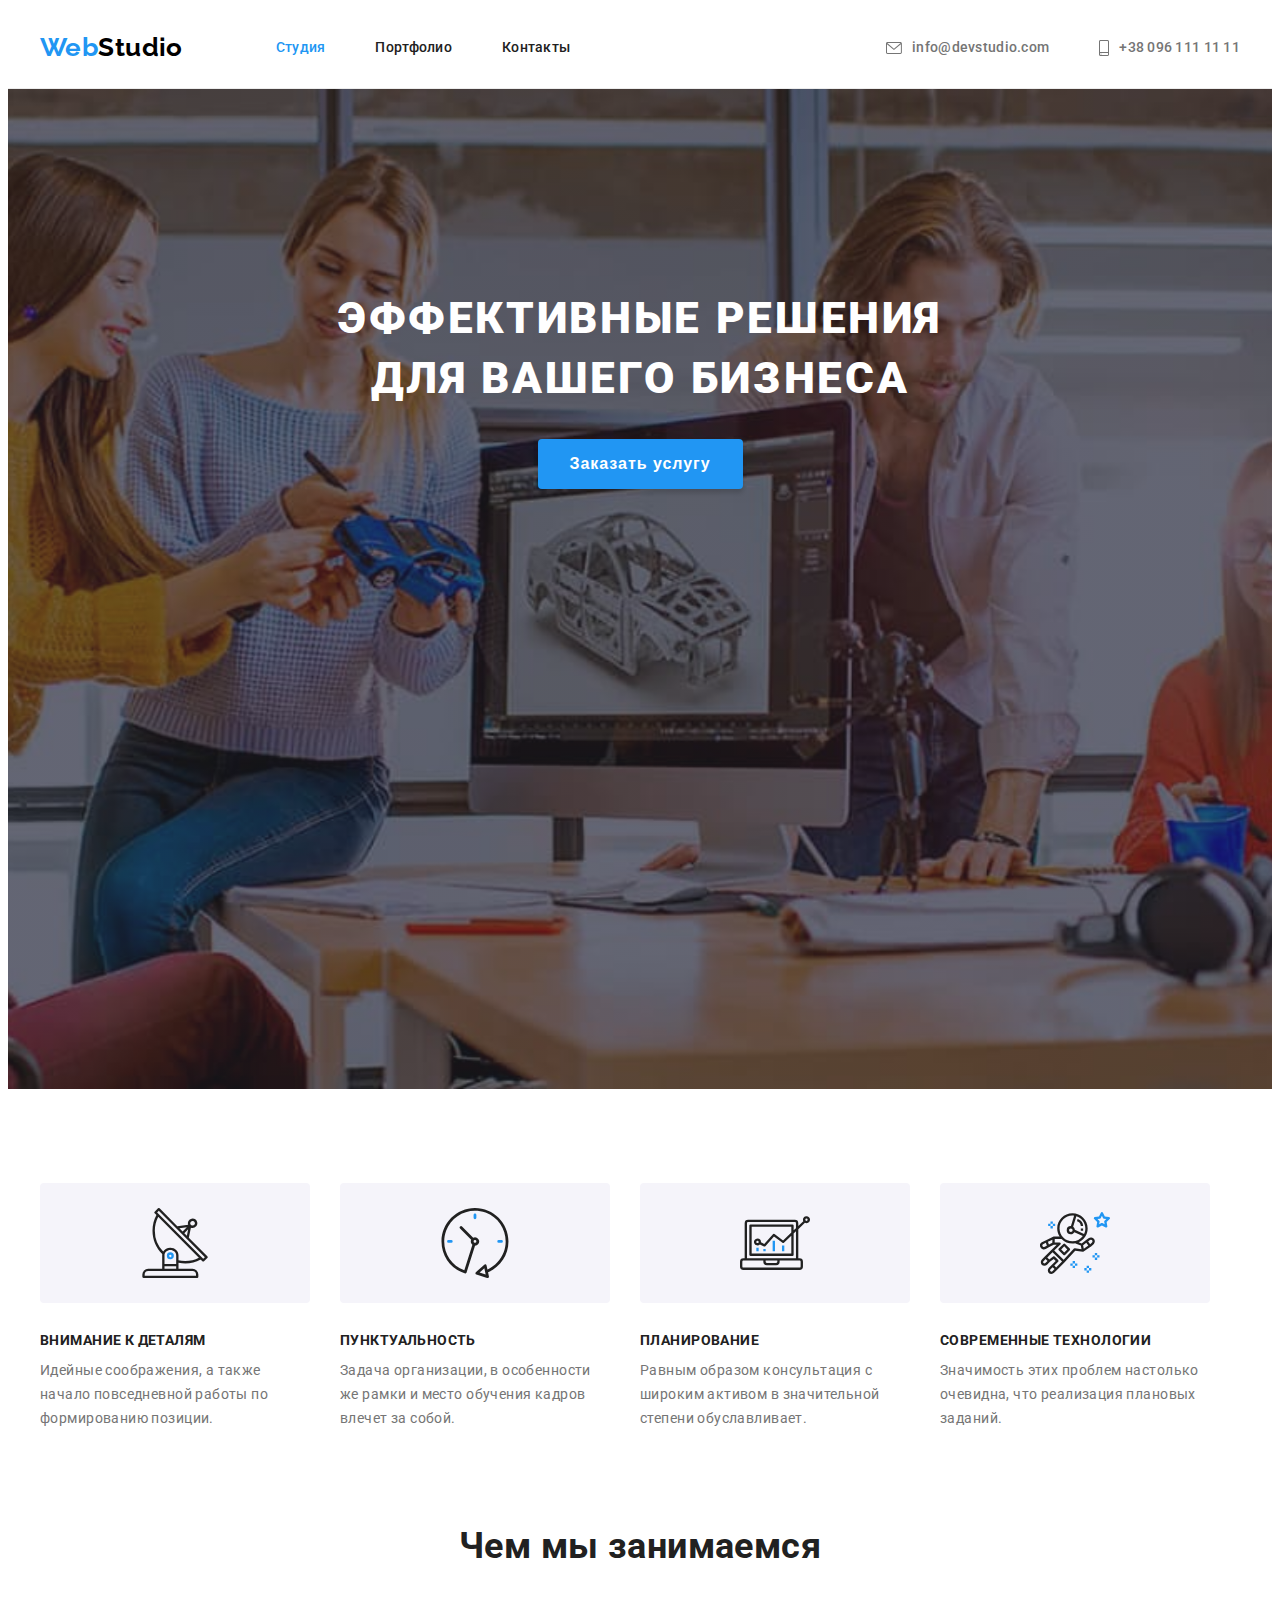
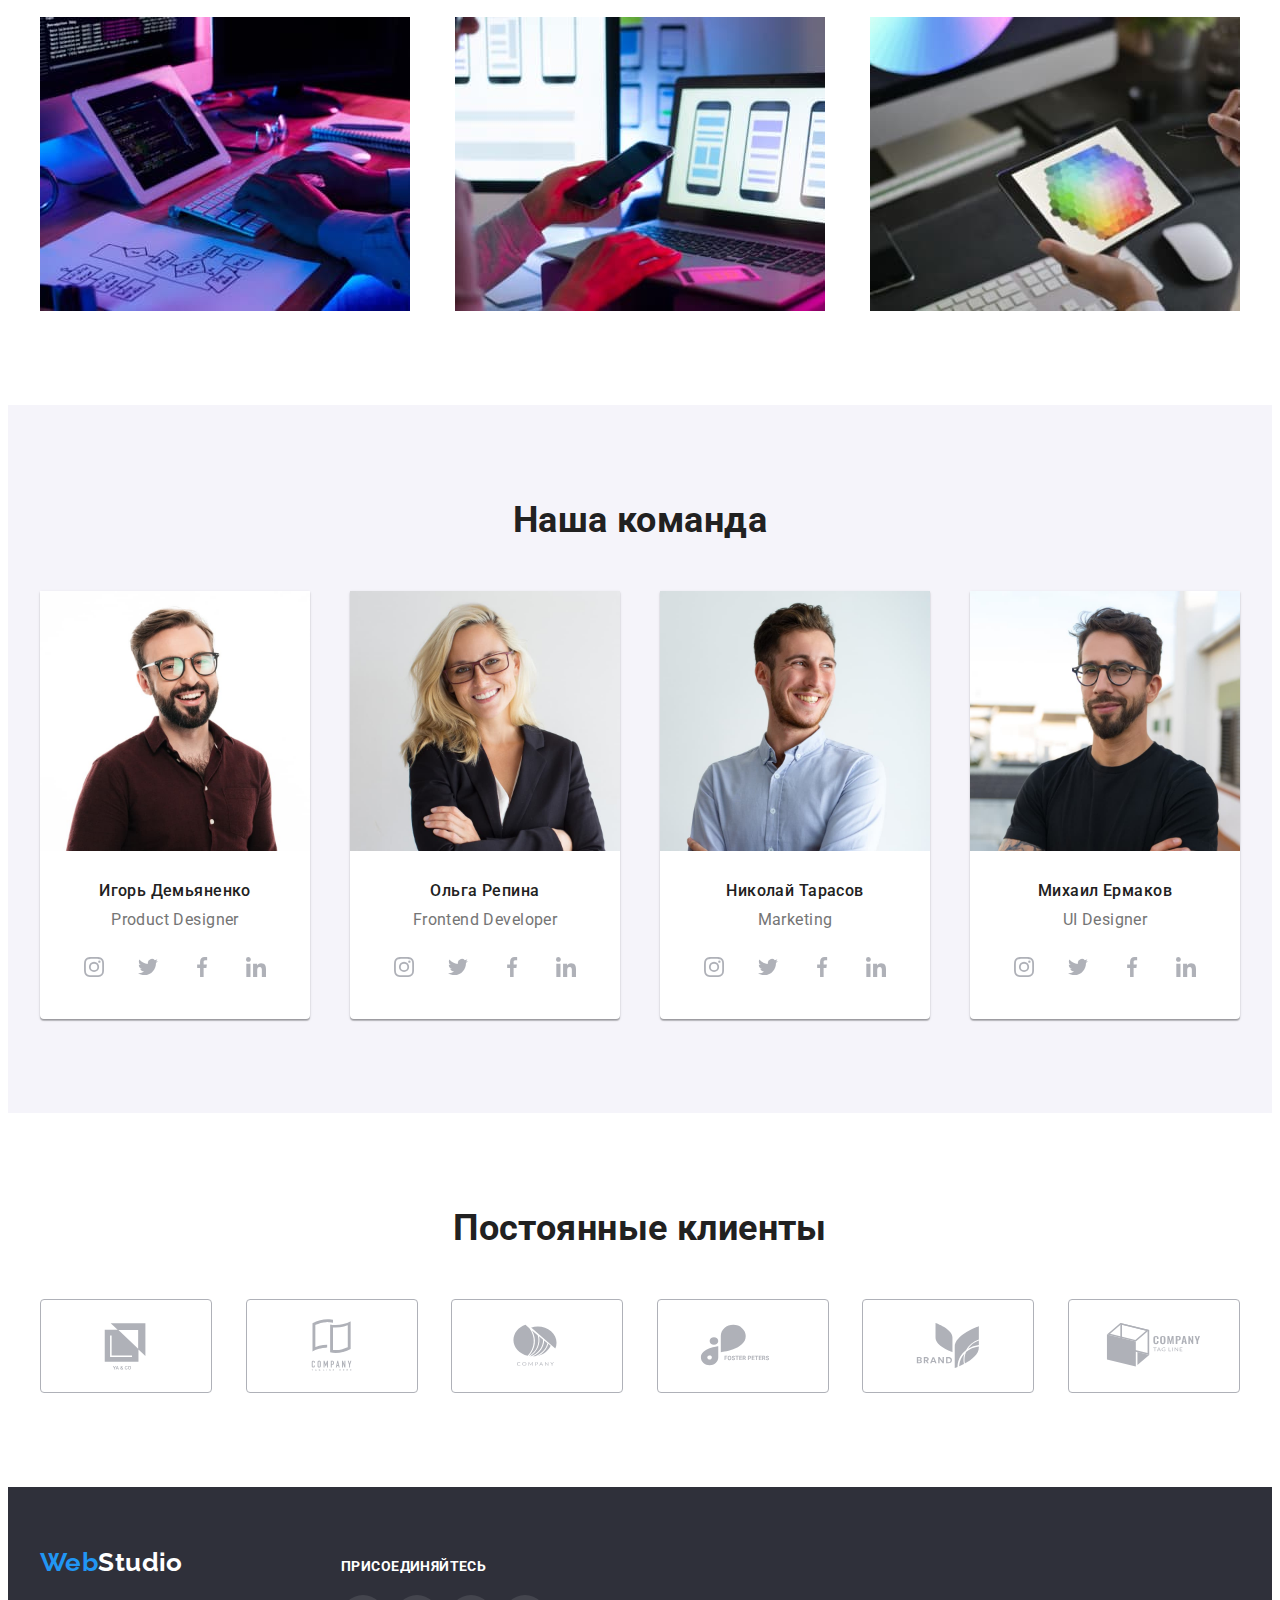
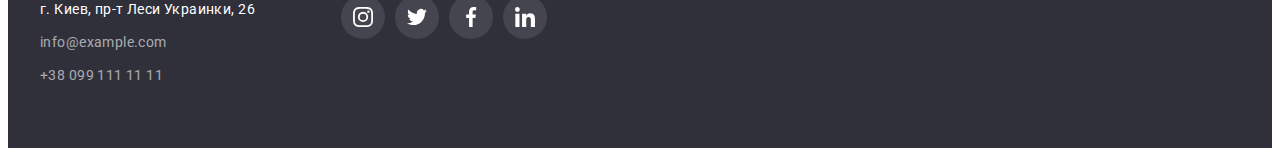
<file: index.html>
<!DOCTYPE html>
<html lang="ru">
  <head>
    <meta charset="UTF-8" />
    <meta http-equiv="X-UA-Compatible" content="IE=edge" />
    <meta name="viewport" content="width=device-width, initial-scale=1.0" />
    <title>Web Studio (Version 2.1)</title>
    <link
      rel="stylesheet"
      href="https://cdnjs.cloudflare.com/ajax/libs/modern-normalize/1.1.0/modern-normalize.min.css"
      integrity="sha512-wpPYUAdjBVSE4KJnH1VR1HeZfpl1ub8YT/NKx4PuQ5NmX2tKuGu6U/JRp5y+Y8XG2tV+wKQpNHVUX03MfMFn9Q=="
      crossorigin="anonymous"
      referrerpolicy="no-referrer"
    />
    <link
      href="https://fonts.googleapis.com/css2?family=Raleway:wght@700&family=Roboto:wght@400;500;700;900&display=swap"
      rel="stylesheet"
    />
    <link rel="stylesheet" href="./css/styles.css" />
  </head>
  <body>
    <!-- шапка -->
    <header class="header">
      <div class="container">
        <nav class="nav">
          <a class="header-logo" href="./index.html"
            ><span class="logo-accent">Web</span>Studio</a
          >
          <ul class="main-nav">
            <li class="main-nav-li">
              <a class="nav-li current" href="./index.html">Студия</a>
            </li>
            <li class="main-nav-li">
              <a class="nav-li" href="./portfolio.html">Портфолио</a>
            </li>
            <li class="main-nav-li"><a class="nav-li" href="#">Контакты</a></li>
          </ul>
        </nav>
        <ul class="header-contacts">
          <li class="header-contacts-li">
            <a class="contacts-links" href="mailto:info@devstudio.com">
              <svg class="header-icon" width="16px" height="12px">
                <use href="./images/sprite.svg#icon-mailto"></use></svg
              >info@devstudio.com</a
            >
          </li>
          <li class="header-contacts-li">
            <a class="contacts-links" href="tel:+380961111111">
              <svg class="header-icon" width="10px" height="16px">
                <use href="./images/sprite.svg#icon-tel"></use></svg
              >+38 096 111 11 11</a
            >
          </li>
        </ul>
      </div>
    </header>
    <!-- main -->
    <main>
      <!-- герой -->
      <section class="section hero">
        <div class="container">
          <h1 class="hero-title">Эффективные решения для вашего бизнеса</h1>
          <button class="hero-btn" type="button">Заказать услугу</button>
        </div>
      </section>
      <!-- преимущества -->
      <section class="section benefits">
        <div class="container">
          <h2 class="visually-hidden">Наши преимущества</h2>
          <ul class="benefits-ul">
            <li class="benefits-li">
              <div class="benefits-li-div">
                <svg class="benefits-icon" width="70px" height="70px">
                  <use href="./images/sprite.svg#icon-antenna"></use>
                </svg>
              </div>
              <h3 class="benefits-title">Внимание к деталям</h3>
              <p class="benefits-descr">
                Идейные соображения, а также начало повседневной работы по
                формированию позиции.
              </p>
            </li>
            <li class="benefits-li">
              <div class="benefits-li-div">
                <svg class="benefits-icon" width="70px" height="70px">
                  <use href="./images/sprite.svg#icon-clock"></use>
                </svg>
              </div>
              <h3 class="benefits-title">Пунктуальность</h3>
              <p class="benefits-descr">
                Задача организации, в особенности же рамки и место обучения
                кадров влечет за собой.
              </p>
            </li>
            <li class="benefits-li">
              <div class="benefits-li-div">
                <svg class="benefits-icon" width="70px" height="70px">
                  <use href="./images/sprite.svg#icon-diagram"></use>
                </svg>
              </div>

              <h3 class="benefits-title">Планирование</h3>
              <p class="benefits-descr">
                Равным образом консультация с широким активом в значительной
                степени обуславливает.
              </p>
            </li>
            <li class="benefits-li">
              <div class="benefits-li-div">
                <svg class="benefits-icon" width="70px" height="70px">
                  <use href="./images/sprite.svg#icon-astronaut"></use>
                </svg>
              </div>
              <h3 class="benefits-title">Современные технологии</h3>
              <p class="benefits-descr">
                Значимость этих проблем настолько очевидна, что реализация
                плановых заданий.
              </p>
            </li>
          </ul>
        </div>
      </section>
      <!-- чем мы занимаемся -->
      <section class="section activities">
        <div class="container">
          <h2 class="activities-title">Чем мы занимаемся</h2>
          <ul class="activities-ul">
            <li class="activities-li">
              <img
                class="pic"
                src="./images/box1.jpg"
                alt="Реализация алгоритма на компьютере"
                width="370"
                height="294"
              />
            </li>
            <li class="activities-li">
              <img
                class="pic"
                src="./images/box2.jpg"
                alt="Создание мобильного приложения"
                width="370"
                height="294"
              />
            </li>
            <li class="activities-li">
              <img
                class="pic"
                src="./images/box3.jpg"
                alt="Создание дизайна"
                width="370"
                height="294"
              />
            </li>
          </ul>
        </div>
      </section>
      <!-- команда -->
      <section class="section team">
        <div class="container">
          <h2 class="team-title">Наша команда</h2>
          <ul class="team-ul">
            <li class="team-item">
              <img
                class="pic"
                src="./images/img1.jpg"
                alt="Фото Игоря Демьяненко"
                width="270"
                height="260"
              />
              <div class="team-card">
                <h3 class="team-name">Игорь Демьяненко</h3>
                <p class="job-title">Product Designer</p>
                <ul class="socials">
                  <li class="team-socials-item">
                    <a class="social-link" href="#">
                      <div class="ellipse">
                        <svg
                          class="team-icon"
                          width="20px"
                          height="20px"
                          aria-label="Instagram"
                        >
                          <use href="./images/sprite.svg#icon-insta"></use>
                        </svg>
                      </div>
                    </a>
                  </li>
                  <li class="team-socials-item">
                    <a class="social-link" href="#">
                      <div class="ellipse">
                        <svg
                          class="team-icon"
                          width="20px"
                          height="20px"
                          aria-label="Twitter"
                        >
                          <use href="./images/sprite.svg#icon-twitter"></use>
                        </svg>
                      </div>
                    </a>
                  </li>
                  <li class="team-socials-item">
                    <a class="social-link" href="#">
                      <div class="ellipse">
                        <svg
                          class="team-icon"
                          width="20px"
                          height="20px"
                          aria-label="Facebook"
                        >
                          <use href="./images/sprite.svg#icon-facebook"></use>
                        </svg>
                      </div>
                    </a>
                  </li>
                  <li class="team-socials-item">
                    <a class="social-link" href="#">
                      <div class="ellipse">
                        <svg
                          class="team-icon"
                          width="20px"
                          height="20px"
                          aria-label="LinkedIn"
                        >
                          <use href="./images/sprite.svg#icon-linkedin"></use>
                        </svg>
                      </div>
                    </a>
                  </li>
                </ul>
              </div>
            </li>
            <li class="team-item">
              <img
                class="pic"
                src="./images/img2.jpg"
                alt="Фото Ольги Репиной"
                width="270"
                height="260"
              />
              <div class="team-card">
                <h3 class="team-name">Ольга Репина</h3>
                <p class="job-title">Frontend Developer</p>
                <ul class="socials">
                  <li class="team-socials-item">
                    <a class="social-link" href="#">
                      <div class="ellipse">
                        <svg
                          class="team-icon"
                          width="20px"
                          height="20px"
                          aria-label="Instagram"
                        >
                          <use href="./images/sprite.svg#icon-insta"></use>
                        </svg>
                      </div>
                    </a>
                  </li>
                  <li class="team-socials-item">
                    <a class="social-link" href="#">
                      <div class="ellipse">
                        <svg
                          class="team-icon"
                          width="20px"
                          height="20px"
                          aria-label="Twitter"
                        >
                          <use href="./images/sprite.svg#icon-twitter"></use>
                        </svg>
                      </div>
                    </a>
                  </li>
                  <li class="team-socials-item">
                    <a class="social-link" href="#">
                      <div class="ellipse">
                        <svg
                          class="team-icon"
                          width="20px"
                          height="20px"
                          aria-label="Facebook"
                        >
                          <use href="./images/sprite.svg#icon-facebook"></use>
                        </svg>
                      </div>
                    </a>
                  </li>
                  <li class="team-socials-item">
                    <a class="social-link" href="#">
                      <div class="ellipse">
                        <svg
                          class="team-icon"
                          width="20px"
                          height="20px"
                          aria-label="LinkedIn"
                        >
                          <use href="./images/sprite.svg#icon-linkedin"></use>
                        </svg>
                      </div>
                    </a>
                  </li>
                </ul>
              </div>
            </li>
            <li class="team-item">
              <img
                class="pic"
                src="./images/img3.jpg"
                alt="Фото Николая Тарасова"
                width="270"
                height="260"
              />
              <div class="team-card">
                <h3 class="team-name">Николай Тарасов</h3>
                <p class="job-title">Marketing</p>
                <ul class="socials">
                  <li class="team-socials-item">
                    <a class="social-link" href="#">
                      <div class="ellipse">
                        <svg
                          class="team-icon"
                          width="20px"
                          height="20px"
                          aria-label="Instagram"
                        >
                          <use href="./images/sprite.svg#icon-insta"></use>
                        </svg>
                      </div>
                    </a>
                  </li>
                  <li class="team-socials-item">
                    <a class="social-link" href="#">
                      <div class="ellipse">
                        <svg
                          class="team-icon"
                          width="20px"
                          height="20px"
                          aria-label="Twitter"
                        >
                          <use href="./images/sprite.svg#icon-twitter"></use>
                        </svg>
                      </div>
                    </a>
                  </li>
                  <li class="team-socials-item">
                    <a class="social-link" href="#">
                      <div class="ellipse">
                        <svg
                          class="team-icon"
                          width="20px"
                          height="20px"
                          aria-label="Facebook"
                        >
                          <use href="./images/sprite.svg#icon-facebook"></use>
                        </svg>
                      </div>
                    </a>
                  </li>
                  <li class="team-socials-item">
                    <a class="social-link" href="#">
                      <div class="ellipse">
                        <svg
                          class="team-icon"
                          width="20px"
                          height="20px"
                          aria-label="LinkedIn"
                        >
                          <use href="./images/sprite.svg#icon-linkedin"></use>
                        </svg>
                      </div>
                    </a>
                  </li>
                </ul>
              </div>
            </li>
            <li class="team-item">
              <img
                class="pic"
                src="./images/img4.jpg"
                alt="Фото Михаила Ермакова"
                width="270"
                height="260"
              />
              <div class="team-card">
                <h3 class="team-name">Михаил Ермаков</h3>
                <p class="job-title">UI Designer</p>
                <ul class="socials">
                  <li class="team-socials-item">
                    <a class="social-link" href="#">
                      <div class="ellipse">
                        <svg
                          class="team-icon"
                          width="20px"
                          height="20px"
                          aria-label="Instagram"
                        >
                          <use href="./images/sprite.svg#icon-insta"></use>
                        </svg>
                      </div>
                    </a>
                  </li>
                  <li class="team-socials-item">
                    <a class="social-link" href="#">
                      <div class="ellipse">
                        <svg
                          class="team-icon"
                          width="20px"
                          height="20px"
                          aria-label="Twitter"
                        >
                          <use href="./images/sprite.svg#icon-twitter"></use>
                        </svg>
                      </div>
                    </a>
                  </li>
                  <li class="team-socials-item">
                    <a class="social-link" href="#">
                      <div class="ellipse">
                        <svg
                          class="team-icon"
                          width="20px"
                          height="20px"
                          aria-label="Facebook"
                        >
                          <use href="./images/sprite.svg#icon-facebook"></use>
                        </svg>
                      </div>
                    </a>
                  </li>
                  <li class="team-socials-item">
                    <a class="social-link" href="#">
                      <div class="ellipse">
                        <svg
                          class="team-icon"
                          width="20px"
                          height="20px"
                          aria-label="LinkedIn"
                        >
                          <use href="./images/sprite.svg#icon-linkedin"></use>
                        </svg>
                      </div>
                    </a>
                  </li>
                </ul>
              </div>
            </li>
          </ul>
        </div>
      </section>
      <!-- клиенты -->
      <section class="section clients">
        <div class="container">
          <h2 class="clients-title">Постоянные клиенты</h2>
          <ul class="clients-list">
            <li class="clients-item">
              <a class="clients-link" href="#">
                <div class="rectangle">
                  <svg
                    class="clients-icon"
                    width="106px"
                    height="60px"
                    aria-label="Компания 1"
                  >
                    <use href="./images/sprite.svg#icon-company1"></use>
                  </svg>
                </div>
              </a>
            </li>
            <li class="clients-item">
              <a class="clients-link" href="#">
                <div class="rectangle">
                  <svg
                    class="clients-icon"
                    width="106px"
                    height="60px"
                    aria-label="Компания 2"
                  >
                    <use href="./images/sprite.svg#icon-company2"></use>
                  </svg>
                </div>
              </a>
            </li>
            <li class="clients-item">
              <a class="clients-link" href="#">
                <div class="rectangle">
                  <svg
                    class="clients-icon"
                    width="106px"
                    height="60px"
                    aria-label="Компания 3"
                  >
                    <use href="./images/sprite.svg#icon-company3"></use>
                  </svg>
                </div>
              </a>
            </li>
            <li class="clients-item">
              <a class="clients-link" href="#">
                <div class="rectangle">
                  <svg
                    class="clients-icon"
                    width="106px"
                    height="60px"
                    aria-label="Компания 4"
                  >
                    <use href="./images/sprite.svg#icon-company4"></use>
                  </svg>
                </div>
              </a>
            </li>
            <li class="clients-item">
              <a class="clients-link" href="#">
                <div class="rectangle">
                  <svg
                    class="clients-icon"
                    width="106px"
                    height="60px"
                    aria-label="Компания 5"
                  >
                    <use href="./images/sprite.svg#icon-company5"></use>
                  </svg>
                </div>
              </a>
            </li>
            <li class="clients-item">
              <a class="clients-link" href="#">
                <div class="rectangle">
                  <svg
                    class="clients-icon"
                    width="106px"
                    height="60px"
                    aria-label="Компания 6"
                  >
                    <use href="./images/sprite.svg#icon-company6"></use>
                  </svg>
                </div>
              </a>
            </li>
          </ul>
        </div>
      </section>
    </main>
    <!-- подвал -->
    <footer class="footer">
      <div class="container">
        <div class="footer-left">
          <a class="footer-logo" href="./index.html"
            ><span class="logo-accent">Web</span>Studio</a
          >
          <address class="footer-adress">
            <ul>
              <li class="adress-item">г. Киев, пр-т Леси Украинки, 26</li>
              <li class="adress-item">
                <a class="footer-contacts" href="mailto:info@example.com"
                  >info@example.com</a
                >
              </li>
              <li class="adress-item">
                <a class="footer-contacts" href="tel:+380991111111"
                  >+38 099 111 11 11</a
                >
              </li>
            </ul>
          </address>
        </div>
        <div class="footer-right">
          <p class="appeal">Присоединяйтесь</p>
          <ul class="socials">
            <li class="footer-social-item">
              <a class="social-link" href="#">
                <div class="ellipse">
                  <svg
                    class="team-icon"
                    width="20px"
                    height="20px"
                    aria-label="Instagram"
                  >
                    <use href="./images/sprite.svg#icon-insta"></use>
                  </svg>
                </div>
              </a>
            </li>
            <li class="footer-social-item">
              <a class="social-link" href="#">
                <div class="ellipse">
                  <svg
                    class="team-icon"
                    width="20px"
                    height="20px"
                    aria-label="Twitter"
                  >
                    <use href="./images/sprite.svg#icon-twitter"></use>
                  </svg>
                </div>
              </a>
            </li>

            <li class="footer-social-item">
              <a class="social-link" href="#">
                <div class="ellipse">
                  <svg
                    class="team-icon"
                    width="20px"
                    height="20px"
                    aria-label="Facebook"
                  >
                    <use href="./images/sprite.svg#icon-facebook"></use>
                  </svg>
                </div>
              </a>
            </li>

            <li class="footer-social-item">
              <a class="social-link" href="#">
                <div class="ellipse">
                  <svg
                    class="team-icon"
                    width="20px"
                    height="20px"
                    aria-label="LinkedIn"
                  >
                    <use href="./images/sprite.svg#icon-linkedin"></use>
                  </svg>
                </div>
              </a>
            </li>
          </ul>
        </div>
      </div>
    </footer>
  </body>
</html>
</file>
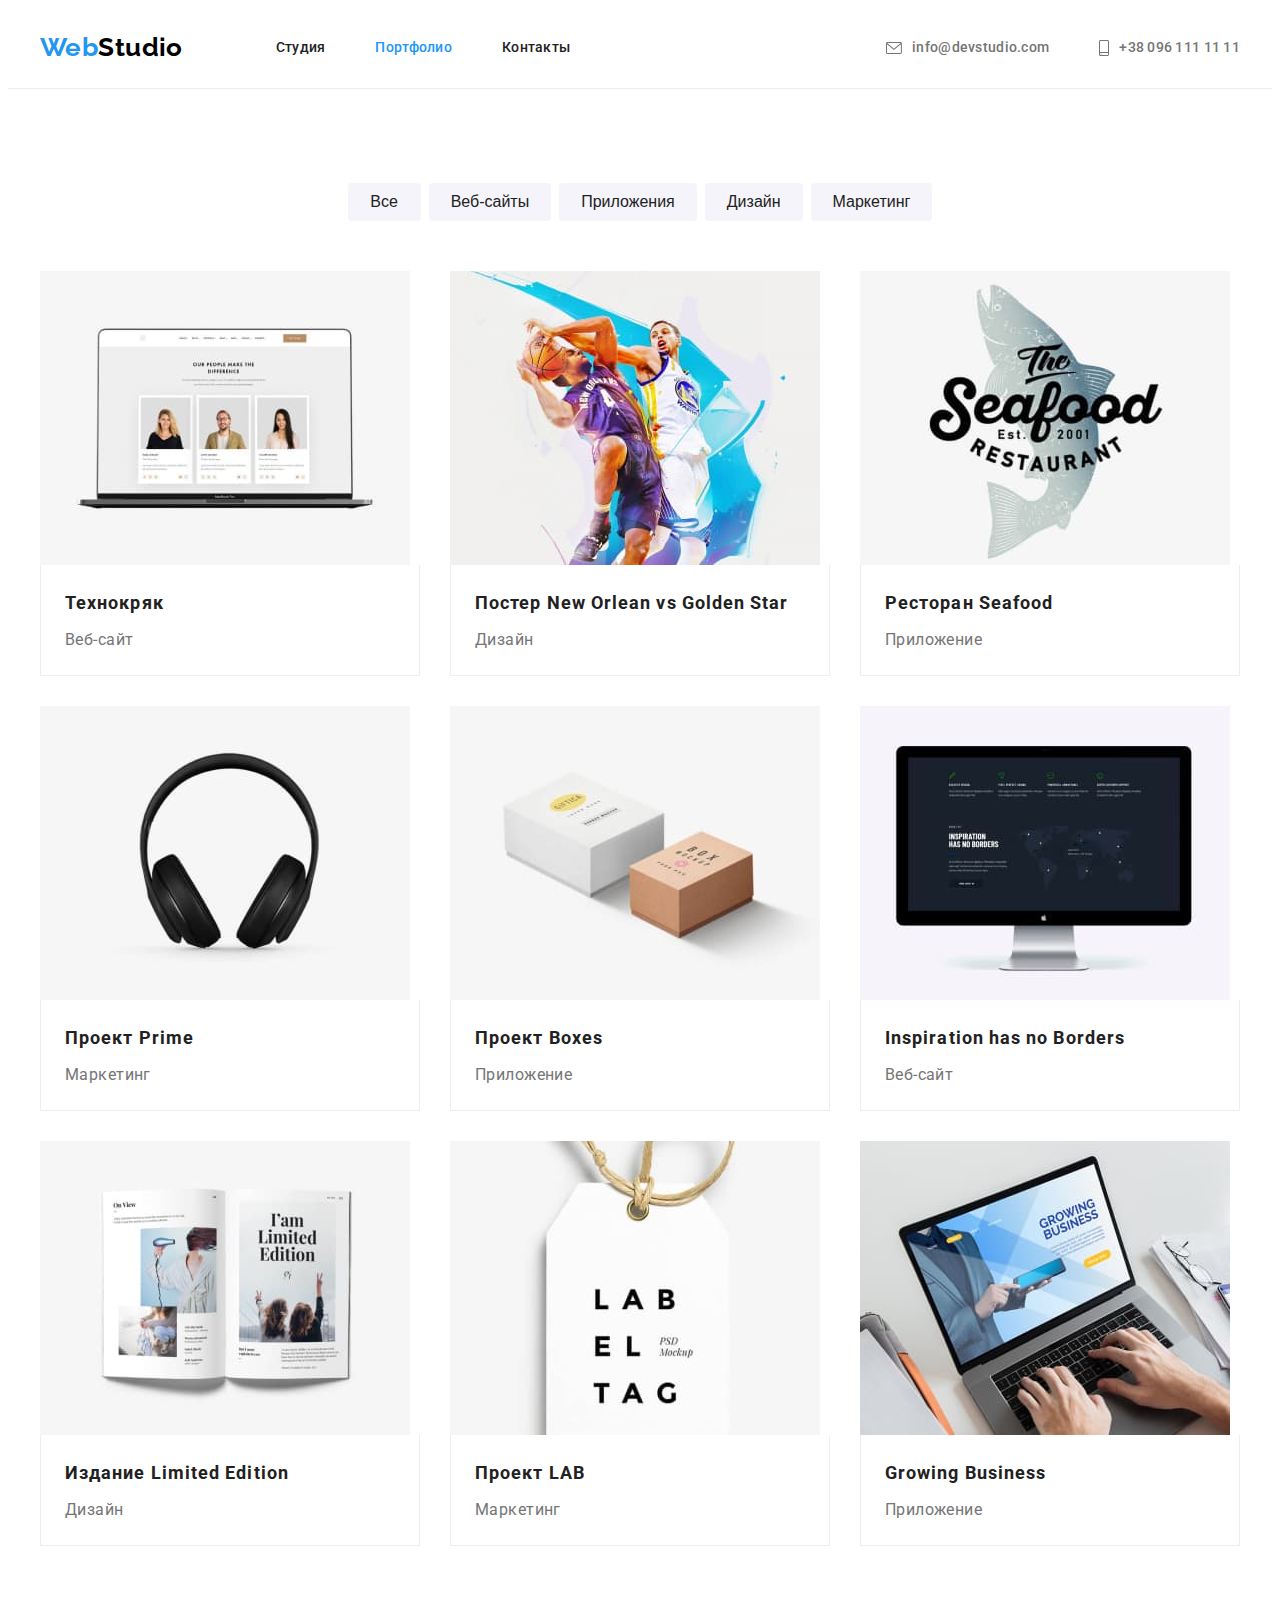
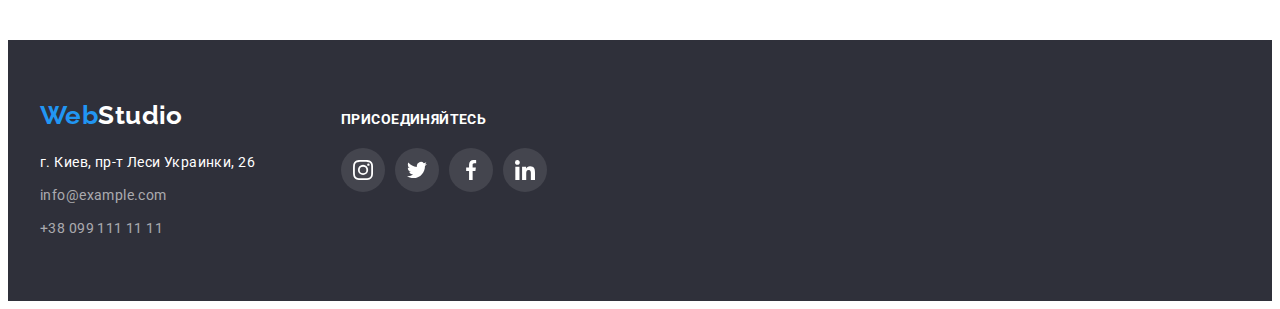
<file: portfolio.html>
<!DOCTYPE html>
<html lang="ru">
  <head>
    <meta charset="UTF-8" />
    <meta http-equiv="X-UA-Compatible" content="IE=edge" />
    <meta name="viewport" content="width=device-width, initial-scale=1.0" />
    <title>Web Studio (Version 2.1)</title>
    <link
      rel="stylesheet"
      href="https://cdnjs.cloudflare.com/ajax/libs/modern-normalize/1.1.0/modern-normalize.min.css"
      integrity="sha512-wpPYUAdjBVSE4KJnH1VR1HeZfpl1ub8YT/NKx4PuQ5NmX2tKuGu6U/JRp5y+Y8XG2tV+wKQpNHVUX03MfMFn9Q=="
      crossorigin="anonymous"
      referrerpolicy="no-referrer"
    />
    <link
      href="https://fonts.googleapis.com/css2?family=Raleway:wght@700&family=Roboto:wght@400;500;700;900&display=swap"
      rel="stylesheet"
    />
    <link rel="stylesheet" href="./css/styles.css" />
  </head>
  <body>
    <!-- шапка -->
    <header class="header">
      <div class="container">
        <nav class="nav">
          <a class="header-logo" href="./index.html"
            ><span class="logo-accent">Web</span>Studio</a
          >
          <ul class="main-nav">
            <li class="main-nav-li">
              <a class="nav-li" href="./index.html">Студия</a>
            </li>
            <li class="main-nav-li">
              <a class="nav-li current" href="./portfolio.html">Портфолио</a>
            </li>
            <li class="main-nav-li"><a class="nav-li" href="#">Контакты</a></li>
          </ul>
        </nav>
        <ul class="header-contacts">
          <li class="header-contacts-li">
            <a class="contacts-links" href="mailto:info@devstudio.com">
              <svg class="header-icon" width="16px" height="12px">
                <use href="./images/sprite.svg#icon-mailto"></use></svg
              >info@devstudio.com</a
            >
          </li>
          <li class="header-contacts-li">
            <a class="contacts-links" href="tel:+380961111111">
              <svg class="header-icon" width="10px" height="16px">
                <use href="./images/sprite.svg#icon-tel"></use></svg
              >+38 096 111 11 11</a
            >
          </li>
        </ul>
      </div>
    </header>
    <main>
      <!-- примеры работ -->
      <section class="section portfolio">
        <div class="container">
          <h1 class="visually-hidden">Примеры работ</h1>
          <!-- фильтр -->
          <ul class="filter-ul">
            <li class="filter-li">
              <button class="portfolio-btn" type="button">Все</button>
            </li>
            <li class="filter-li">
              <button class="portfolio-btn" type="button">Веб-сайты</button>
            </li>
            <li class="filter-li">
              <button class="portfolio-btn" type="button">Приложения</button>
            </li>
            <li class="filter-li">
              <button class="portfolio-btn" type="button">Дизайн</button>
            </li>
            <li class="filter-li">
              <button class="portfolio-btn" type="button">Маркетинг</button>
            </li>
          </ul>
          <!-- список работ -->
          <ul class="portfolio-list">
            <li class="portfolio-list-item">
              <a class="portfolio-link" href="#"
                ><img
                  class="pic"
                  src="./images/example1.jpg"
                  alt="Изображение проекта 1"
                  width="370"
                  height="294"
                />
                <div class="card-bottom">
                  <h2 class="portfolio-list-title">Технокряк</h2>
                  <p class="portfolio-list-descr">Веб-сайт</p>
                </div></a
              >
            </li>
            <li class="portfolio-list-item">
              <a href="#" class="portfolio-link">
                <img
                  class="pic"
                  src="./images/example2.jpg"
                  alt="Изображение проекта 2"
                  width="370"
                  height="294"
                />
                <div class="card-bottom">
                  <h2 class="portfolio-list-title">
                    Постер New Orlean vs Golden Star
                  </h2>
                  <p class="portfolio-list-descr">Дизайн</p>
                </div>
              </a>
            </li>
            <li class="portfolio-list-item">
              <a href="#" class="portfolio-link">
                <img
                  class="pic"
                  src="./images/example3.jpg"
                  alt="Изображение проекта 3"
                  width="370"
                  height="294"
                />
                <div class="card-bottom">
                  <h2 class="portfolio-list-title">Ресторан Seafood</h2>
                  <p class="portfolio-list-descr">Приложение</p>
                </div>
              </a>
            </li>
            <li class="portfolio-list-item">
              <a href="#" class="portfolio-link">
                <img
                  class="pic"
                  src="./images/example4.jpg"
                  alt="Изображение проекта 4"
                  width="370"
                  height="294"
                />
                <div class="card-bottom">
                  <h2 class="portfolio-list-title">Проект Prime</h2>
                  <p class="portfolio-list-descr">Маркетинг</p>
                </div>
              </a>
            </li>
            <li class="portfolio-list-item">
              <a href="#" class="portfolio-link">
                <img
                  class="pic"
                  src="./images/example5.jpg"
                  alt="Изображение проекта 5"
                  width="370"
                  height="294"
                />
                <div class="card-bottom">
                  <h2 class="portfolio-list-title">Проект Boxes</h2>
                  <p class="portfolio-list-descr">Приложение</p>
                </div>
              </a>
            </li>
            <li class="portfolio-list-item">
              <a href="#" class="portfolio-link">
                <img
                  class="pic"
                  src="./images/example6.jpg"
                  alt="Изображение проекта 6"
                  width="370"
                  height="294"
                />
                <div class="card-bottom">
                  <h2 class="portfolio-list-title">
                    Inspiration has no Borders
                  </h2>
                  <p class="portfolio-list-descr">Веб-сайт</p>
                </div>
              </a>
            </li>
            <li class="portfolio-list-item">
              <a href="#" class="portfolio-link">
                <img
                  class="pic"
                  src="./images/example7.jpg"
                  alt="Изображение проекта 7"
                  width="370"
                  height="294"
                />
                <div class="card-bottom">
                  <h2 class="portfolio-list-title">Издание Limited Edition</h2>
                  <p class="portfolio-list-descr">Дизайн</p>
                </div>
              </a>
            </li>
            <li class="portfolio-list-item">
              <a href="#" class="portfolio-link">
                <img
                  class="pic"
                  src="./images/example8.jpg"
                  alt="Изображение проекта 8"
                  width="370"
                  height="294"
                />
                <div class="card-bottom">
                  <h2 class="portfolio-list-title">Проект LAB</h2>
                  <p class="portfolio-list-descr">Маркетинг</p>
                </div>
              </a>
            </li>
            <li class="portfolio-list-item">
              <a href="#" class="portfolio-link">
                <img
                  class="pic"
                  src="./images/example9.jpg"
                  alt="Изображение проекта 9"
                  width="370"
                  height="294"
                />
                <div class="card-bottom">
                  <h2 class="portfolio-list-title">Growing Business</h2>
                  <p class="portfolio-list-descr">Приложение</p>
                </div>
              </a>
            </li>
          </ul>
        </div>
      </section>
    </main>
    <!-- подвал -->
    <footer class="footer">
      <div class="container">
        <div class="footer-left">
          <a class="footer-logo" href="./index.html"
            ><span class="logo-accent">Web</span>Studio</a
          >
          <address class="footer-adress">
            <ul>
              <li class="adress-item">г. Киев, пр-т Леси Украинки, 26</li>
              <li class="adress-item">
                <a class="footer-contacts" href="mailto:info@example.com"
                  >info@example.com</a
                >
              </li>
              <li class="adress-item">
                <a class="footer-contacts" href="tel:+380991111111"
                  >+38 099 111 11 11</a
                >
              </li>
            </ul>
          </address>
        </div>
        <div class="footer-right">
          <p class="appeal">Присоединяйтесь</p>
          <ul class="socials">
            <li class="footer-social-item">
              <a class="social-link" href="#">
                <div class="ellipse">
                  <svg
                    class="team-icon"
                    width="20px"
                    height="20px"
                    aria-label="Instagram"
                  >
                    <use href="./images/sprite.svg#icon-insta"></use>
                  </svg>
                </div>
              </a>
            </li>
            <li class="footer-social-item">
              <a class="social-link" href="#">
                <div class="ellipse">
                  <svg
                    class="team-icon"
                    width="20px"
                    height="20px"
                    aria-label="Twitter"
                  >
                    <use href="./images/sprite.svg#icon-twitter"></use>
                  </svg>
                </div>
              </a>
            </li>

            <li class="footer-social-item">
              <a class="social-link" href="#">
                <div class="ellipse">
                  <svg
                    class="team-icon"
                    width="20px"
                    height="20px"
                    aria-label="Facebook"
                  >
                    <use href="./images/sprite.svg#icon-facebook"></use>
                  </svg>
                </div>
              </a>
            </li>

            <li class="footer-social-item">
              <a class="social-link" href="#">
                <div class="ellipse">
                  <svg
                    class="team-icon"
                    width="20px"
                    height="20px"
                    aria-label="LinkedIn"
                  >
                    <use href="./images/sprite.svg#icon-linkedin"></use>
                  </svg>
                </div>
              </a>
            </li>
          </ul>
        </div>
      </div>
    </footer>
  </body>
</html>
</file>
<file: css/styles.css>
:root {
  --main-color: #757575;
  --secondary-color: #212121;
  --accent-color: #2196f3;
  --logo-header-color: #000000;
  --footer-color: #ffffff;
  --filter-background: #f5f4fa;
  --footer-background: #2f303a;
  --header-border: #ececec;
  --card-border: #eeeeee;
  --footer-contacts: rgba(255, 255, 255, 0.6);
  --hero-btn-hover: #188ce8;
  --icon-color: #afb1b8;
  --hero-bckgrnd: #c4c4c4;
}
body {
  font-family: "Roboto", sans-serif;
  color: var(--main-color);
  font-size: 14px;
  letter-spacing: 0.03em;
  background-color: var(--footer-color);
}
h1,
h2,
h3,
h4,
p,
ul {
  margin: 0px;
  padding: 0px;
  list-style: none;
}
/* шапка */
.header-logo {
  display: block;
  padding-bottom: 25px;
  padding-top: 24px;
  margin-right: 93px;

  color: var(--logo-header-color);
  text-decoration: none;
  font-family: "Raleway", sans-serif;
  font-weight: 700;
  font-size: 26px;
  line-height: 1.19;
}
.logo-accent {
  color: var(--accent-color);
}
.nav-li {
  display: block;
  padding-top: 32px;
  padding-bottom: 32px;

  color: var(--secondary-color);
  text-decoration: none;
  font-weight: 500;
  line-height: 1.14;
  letter-spacing: 0.02em;
}
.current,
.nav-li:hover,
.nav-li:focus,
.contacts-links:hover,
.contacts-links:focus {
  color: var(--accent-color);
}
.contacts-links {
  display: flex;
  align-items: center;
  padding-top: 32px;
  padding-bottom: 32px;
  text-decoration: none;
  color: var(--main-color);
  font-weight: 500;
  line-height: 1.14;
  letter-spacing: 0.02em;
}
.container {
  width: 1200px;
  padding-left: 15px;
  padding-right: 15px;
  margin: auto;
}
.header {
  height: 80px;
  border-bottom: 1px solid var(--header-border);
}
.main-nav,
.header-contacts,
.nav {
  display: flex;
}
.header .container {
  display: flex;
  justify-content: space-between;
}
.main-nav-li:not(:last-child),
.header-contacts-li:nth-child(1) {
  margin-right: 50px;
}
.header-icon {
  fill: currentColor;
  margin-right: 10px;
}

/* герой */

.section {
  padding-top: 94px;
  padding-bottom: 94px;
}
.section.hero {
  max-width: 1600px;
  height: 600px;
  margin-left: auto;
  margin-right: auto;

  background-color: var(--hero-bckgrnd);
  background-image: linear-gradient(
      rgba(47, 48, 58, 0.4),
      rgba(47, 48, 58, 0.4)
    ),
    url(../images/hero.jpg);
  background-size: cover;
  background-repeat: no-repeat;
  background-position: center;
  padding-top: 200px;
  padding-bottom: 200px;
  text-align: center;
}
.hero-title {
  margin-bottom: 30px;
  padding-left: 252px;
  padding-right: 252px;
  color: var(--footer-color);
  font-weight: 900;
  font-size: 44px;
  line-height: 1.36;
  letter-spacing: 0.06em;
  text-transform: uppercase;
}
.hero-btn {
  min-width: 200px;
  padding: 10px 32px;
  color: var(--footer-color);
  background-color: var(--accent-color);
  font-weight: 700;
  font-size: 16px;
  line-height: 1.88;
  letter-spacing: 0.06em;
  cursor: pointer;

  border-radius: 4px;
  border-width: 0px;
  box-shadow: 0px 4px 4px rgba(0, 0, 0, 0.15);
}
.hero-btn:hover,
.hero-btn:focus {
  background-color: var(--hero-btn-hover);
}
/* преимущества */
.benefits-li-div {
  display: flex;
  justify-content: center;
  align-items: center;
  width: 270px;
  height: 120px;
  margin-bottom: 30px;
  background-color: var(--filter-background);
  border-radius: 4px;
}
.benefits-title {
  margin-bottom: 10px;
  color: var(--secondary-color);
  font-weight: 700;
  font-size: 14px;
  line-height: 1.14;
  text-transform: uppercase;
}
.benefits-descr {
  color: var(--main-color);
  line-height: 1.71;
}
.visually-hidden {
  position: absolute;
  width: 1px;
  height: 1px;
  margin: -1px;
  border: 0;
  padding: 0;

  white-space: nowrap;
  clip-path: inset(100%);
  clip: rect(0 0 0 0);
  overflow: hidden;
}
.benefits-ul {
  display: flex;
}
.benefits-li {
  width: 270px;
}
.benefits-li:not(:last-child) {
  margin-right: 30px;
}
/* чем мы занимаемся, 
наша команда*/
.section.activities {
  padding-top: 0px;
}
.activities-title,
.team-title,
.clients-title {
  margin-bottom: 50px;
  color: var(--secondary-color);
  font-weight: 700;
  font-size: 36px;
  line-height: 1.17;
  text-align: center;
}
.activities-li {
  display: block;
}
.activities-ul {
  display: flex;
  justify-content: space-between;
}
/* наша команда */
.team {
  padding-top: 94px;
  padding-bottom: 94px;
  background-color: var(--filter-background);
}
.team-name {
  margin-bottom: 10px;
  color: var(--secondary-color);
  font-weight: 500;
  font-size: 16px;
  line-height: 1.19;
}
.job-title {
  margin-bottom: 16px;
  color: var(--main-color);
  font-size: 16px;
  line-height: 1.19;
}
.team-ul {
  display: flex;
  justify-content: space-between;
}
.team-card {
  padding-top: 30px;
  padding-bottom: 30px;
  text-align: center;
}
.team-item {
  box-shadow: 0px 1px 3px rgba(0, 0, 0, 0.12), 0px 1px 1px rgba(0, 0, 0, 0.14),
    0px 2px 1px rgba(0, 0, 0, 0.2);
  border-radius: 0px 0px 4px 4px;
  background-color: var(--footer-color);
}
.ellipse {
  display: flex;
  justify-content: center;
  align-items: center;
  width: 44px;
  height: 44px;
  border-radius: 50%;
}
.socials {
  display: flex;
  padding-left: 32px;
  padding-right: 32px;
  justify-content: space-between;
}
.team-icon {
  fill: var(--icon-color);
}
.social-link:hover .ellipse,
.social-link:focus .ellipse {
  background-color: #2196f3;
}
.social-link:hover .team-icon,
.social-link:focus .team-icon {
  fill: var(--footer-color);
}

/* Постоянные клиенты */

.clients-list {
  display: flex;
  justify-content: space-between;
}
.rectangle {
  display: flex;
  justify-content: center;
  align-items: center;
  width: 170px;
  height: 92px;

  border: 1px solid var(--icon-color);
  border-radius: 4px;
}
.clients-icon {
  fill: var(--icon-color);
}
.clients-link:hover .clients-icon,
.clients-link:focus .clients-icon {
  fill: var(--accent-color);
}
.clients-link:hover .rectangle,
.clients-link:focus .rectangle {
  border-color: var(--accent-color);
}
/* подвал */

.footer {
  padding-top: 60px;
  padding-bottom: 60px;
  background-color: var(--footer-background);
}
.footer-logo {
  display: inline-block;
  margin-bottom: 20px;
  font-family: "Raleway", sans-serif;
  color: var(--footer-color);
  text-decoration: none;
  font-weight: 700;
  font-size: 26px;
  line-height: 1.19;
}
.footer-adress {
  color: var(--footer-color);
  font-style: normal;
  line-height: 1.71;
}
.footer-contacts {
  text-decoration: none;
  color: var(--footer-contacts);
}
.adress-item:nth-child(-n + 2) {
  margin-bottom: 9px;
}
.footer-contacts:hover,
.footer-contacts:focus {
  color: var(--accent-color);
}
.footer-right {
  min-width: 206px;
}
.footer .ellipse {
  background-color: rgba(255, 255, 255, 0.1);
}
.footer .team-icon {
  fill: var(--footer-color);
}
.footer-left {
  min-width: 231px;
  margin-right: 70px;
}
.footer .socials {
  padding-left: 0px;
  padding-right: 0px;
}
.footer .container {
  display: flex;
  align-items: baseline;
}
.appeal {
  margin-bottom: 20px;
  text-transform: uppercase;
  color: var(--footer-color);
  font-weight: 700;
  line-height: 1.14;
}

/* СТРАНИЦА ПОРТФОЛИО */
.portfolio {
  padding: 94px inherit;
}
.filter-ul {
  display: flex;
  justify-content: center;
  margin-bottom: 50px;
}
.filter-li:not(:last-child) {
  margin-right: 8px;
}
.portfolio-btn {
  min-width: 73px;
  padding: 6px 22px;
  color: var(--secondary-color);
  background-color: var(--filter-background);
  cursor: pointer;
  font-weight: 500;
  font-size: 16px;
  line-height: 1.62;
  border-width: 0px;
  border-radius: 4px;
}
.portfolio-btn:hover,
.portfolio-btn:focus {
  color: var(--footer-color);
  background-color: var(--accent-color);
  box-shadow: 0px 3px 1px rgba(0, 0, 0, 0.1), 0px 1px 2px rgba(0, 0, 0, 0.08),
    0px 2px 2px rgba(0, 0, 0, 0.12);
}
.portfolio-list {
  display: flex;
  flex-wrap: wrap;
}
.portfolio-list-item {
  flex-basis: calc((100% - 60px) / 3);
  margin-right: 30px;
  margin-bottom: 30px;
}
.portfolio-list-item:nth-child(3n) {
  margin-right: 0px;
}
.portfolio-list-item:nth-child(n + 7) {
  margin-bottom: 0px;
}
.pic {
  display: block;
  max-width: 100%;
  height: auto;
}
.card-bottom {
  padding-bottom: 20px;
  padding-top: 20px;
  padding-left: 24px;
  border: 1px solid var(--card-border);
  border-top-width: 0px;
}
.portfolio-list-title {
  margin-bottom: 4px;
  color: var(--secondary-color);
  font-weight: 700;
  font-size: 18px;
  line-height: 2;
  letter-spacing: 0.06em;
}
.portfolio-list-descr {
  color: var(--main-color);
  font-size: 16px;
  line-height: 1.88;
}
.portfolio-link {
  display: block;
  text-decoration: none;
}
.portfolio-link:hover,
.portfolio-link:focus {
  box-shadow: 0px 1px 1px rgba(0, 0, 0, 0.12), 0px 4px 4px rgba(0, 0, 0, 0.06),
    1px 4px 6px rgba(0, 0, 0, 0.16);
}
</file>
